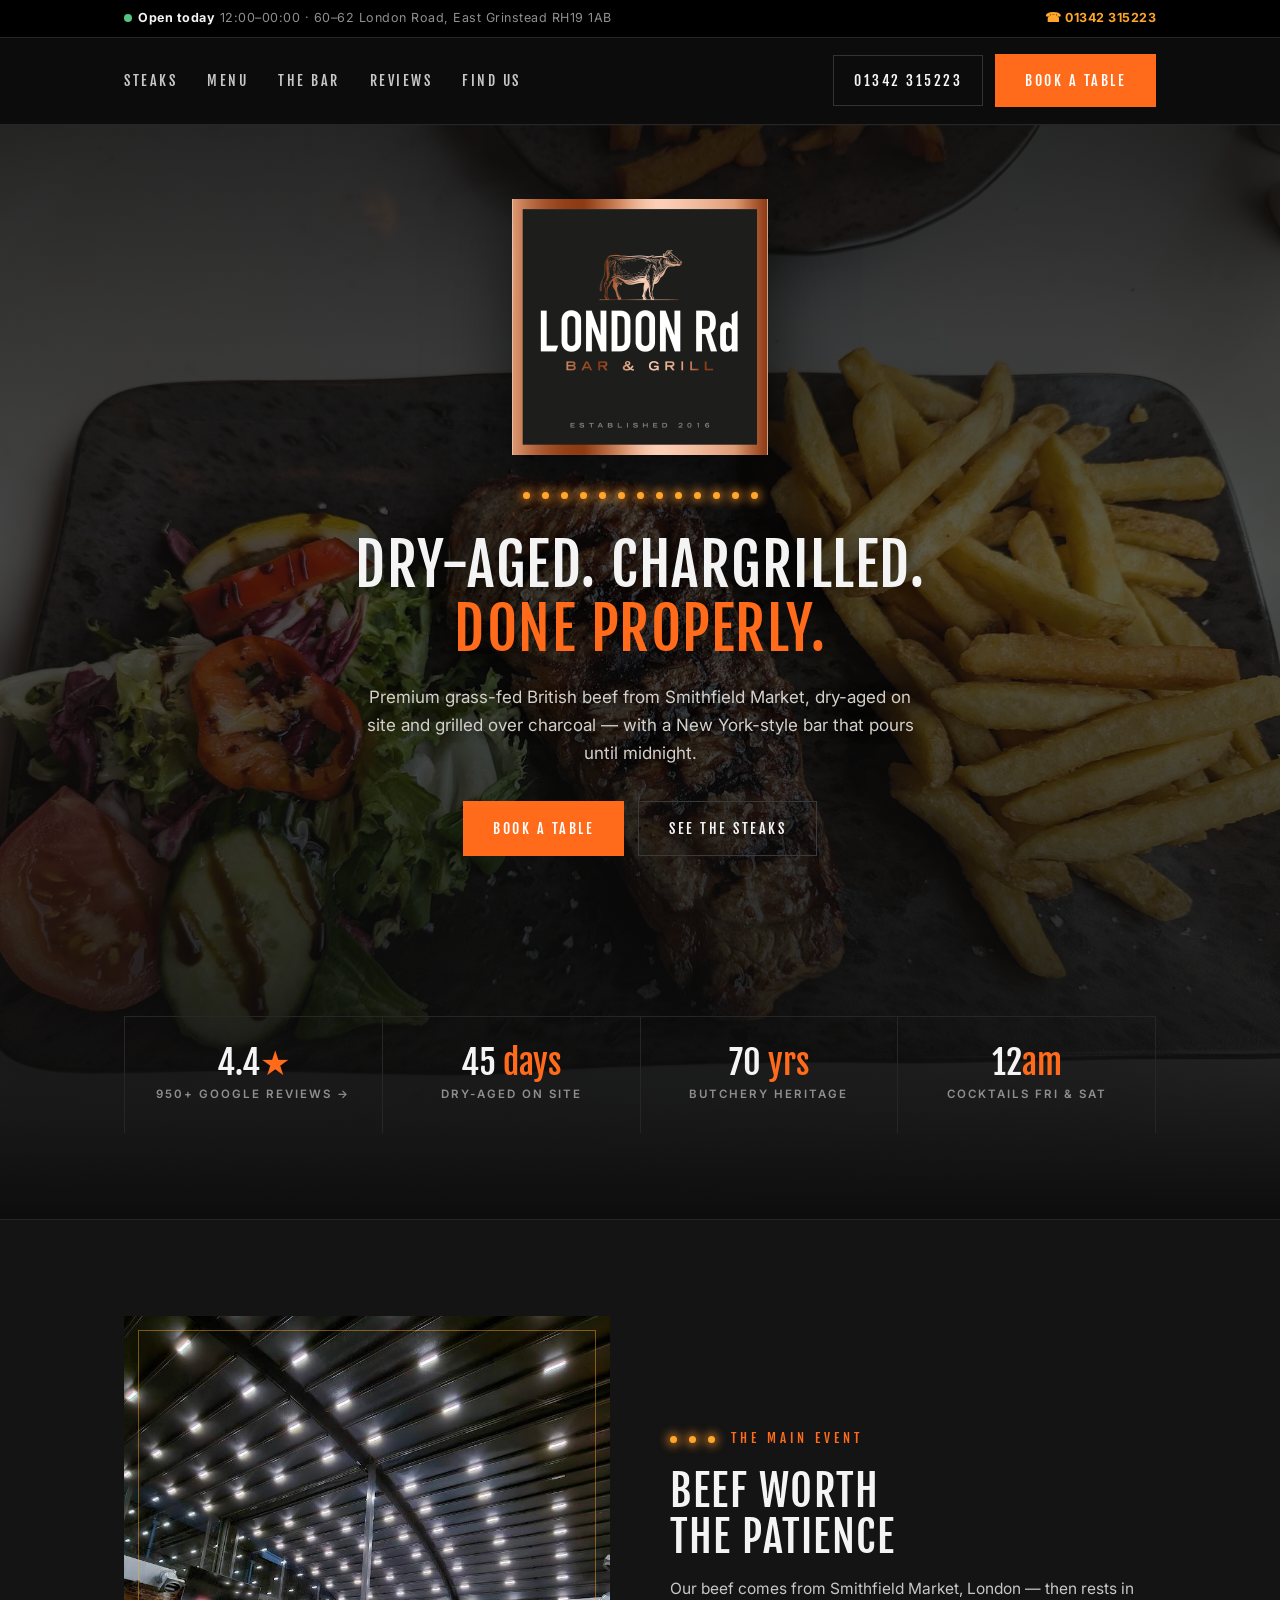
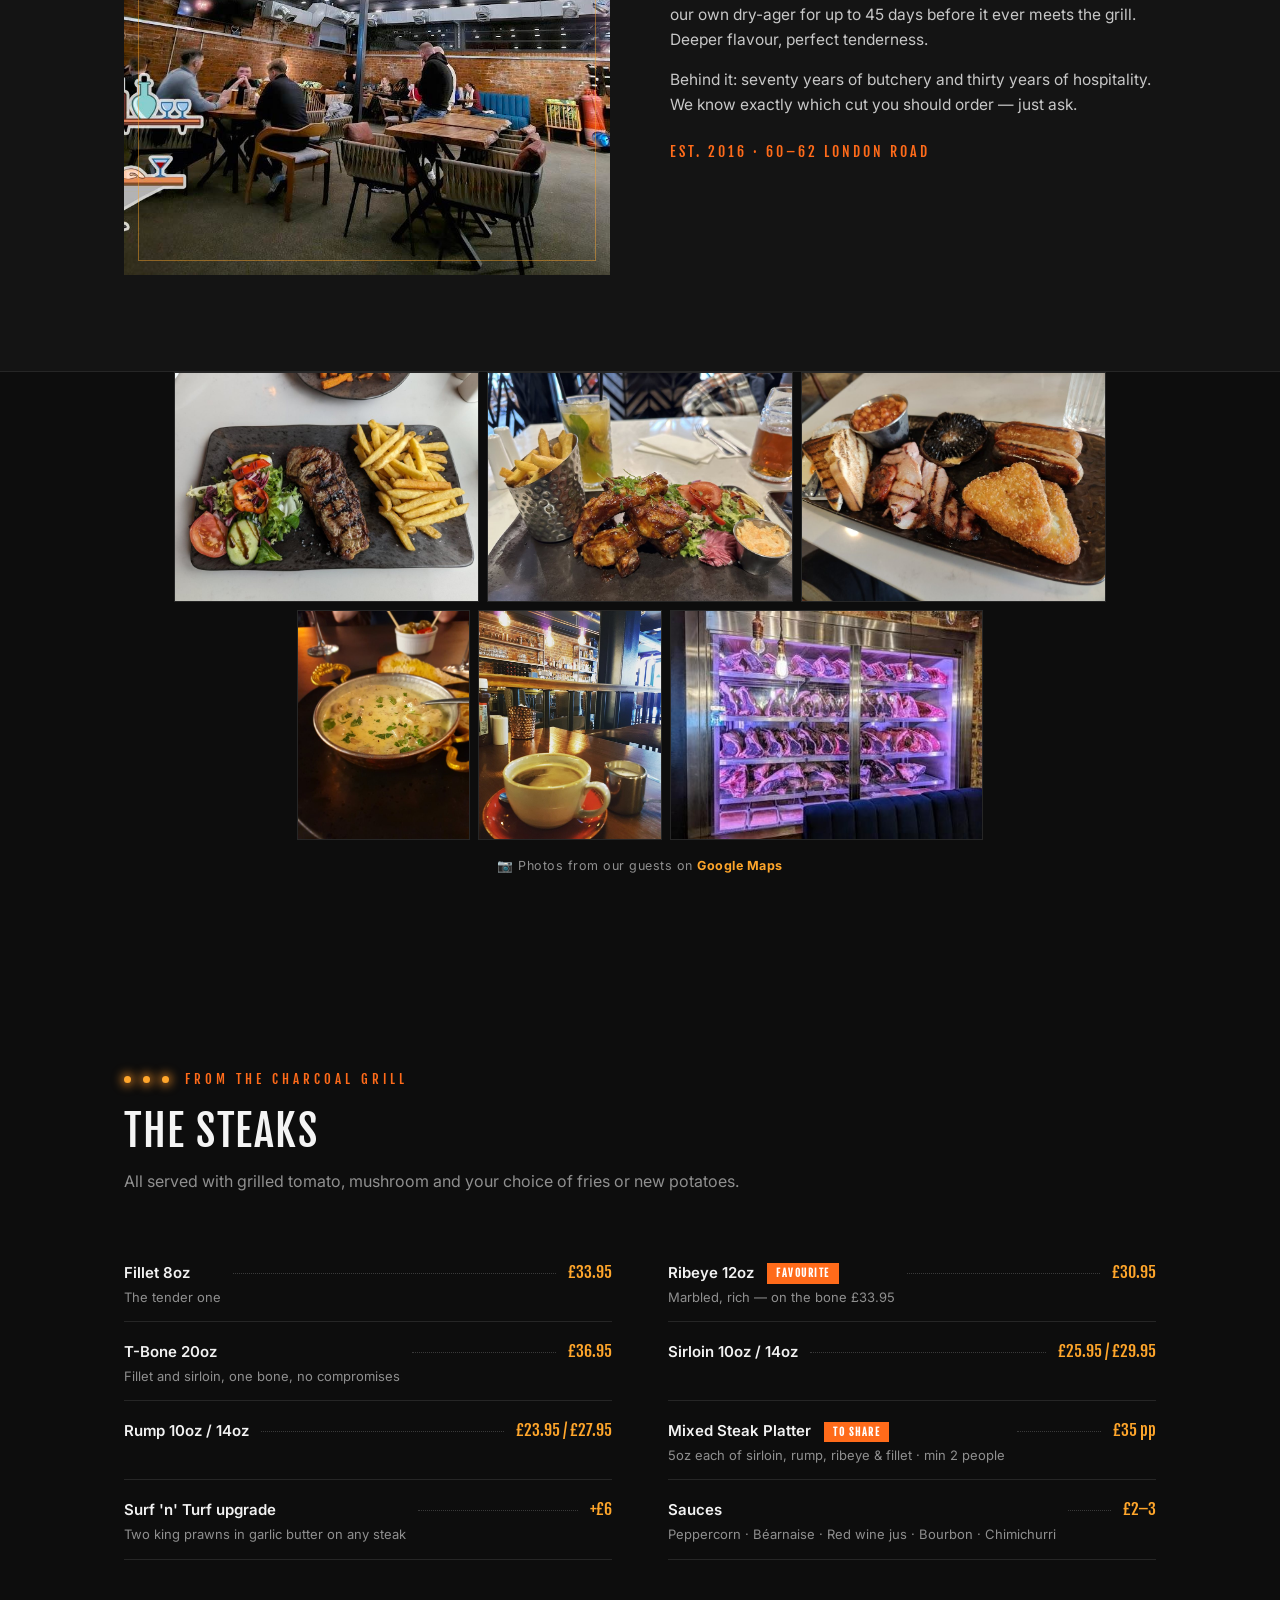
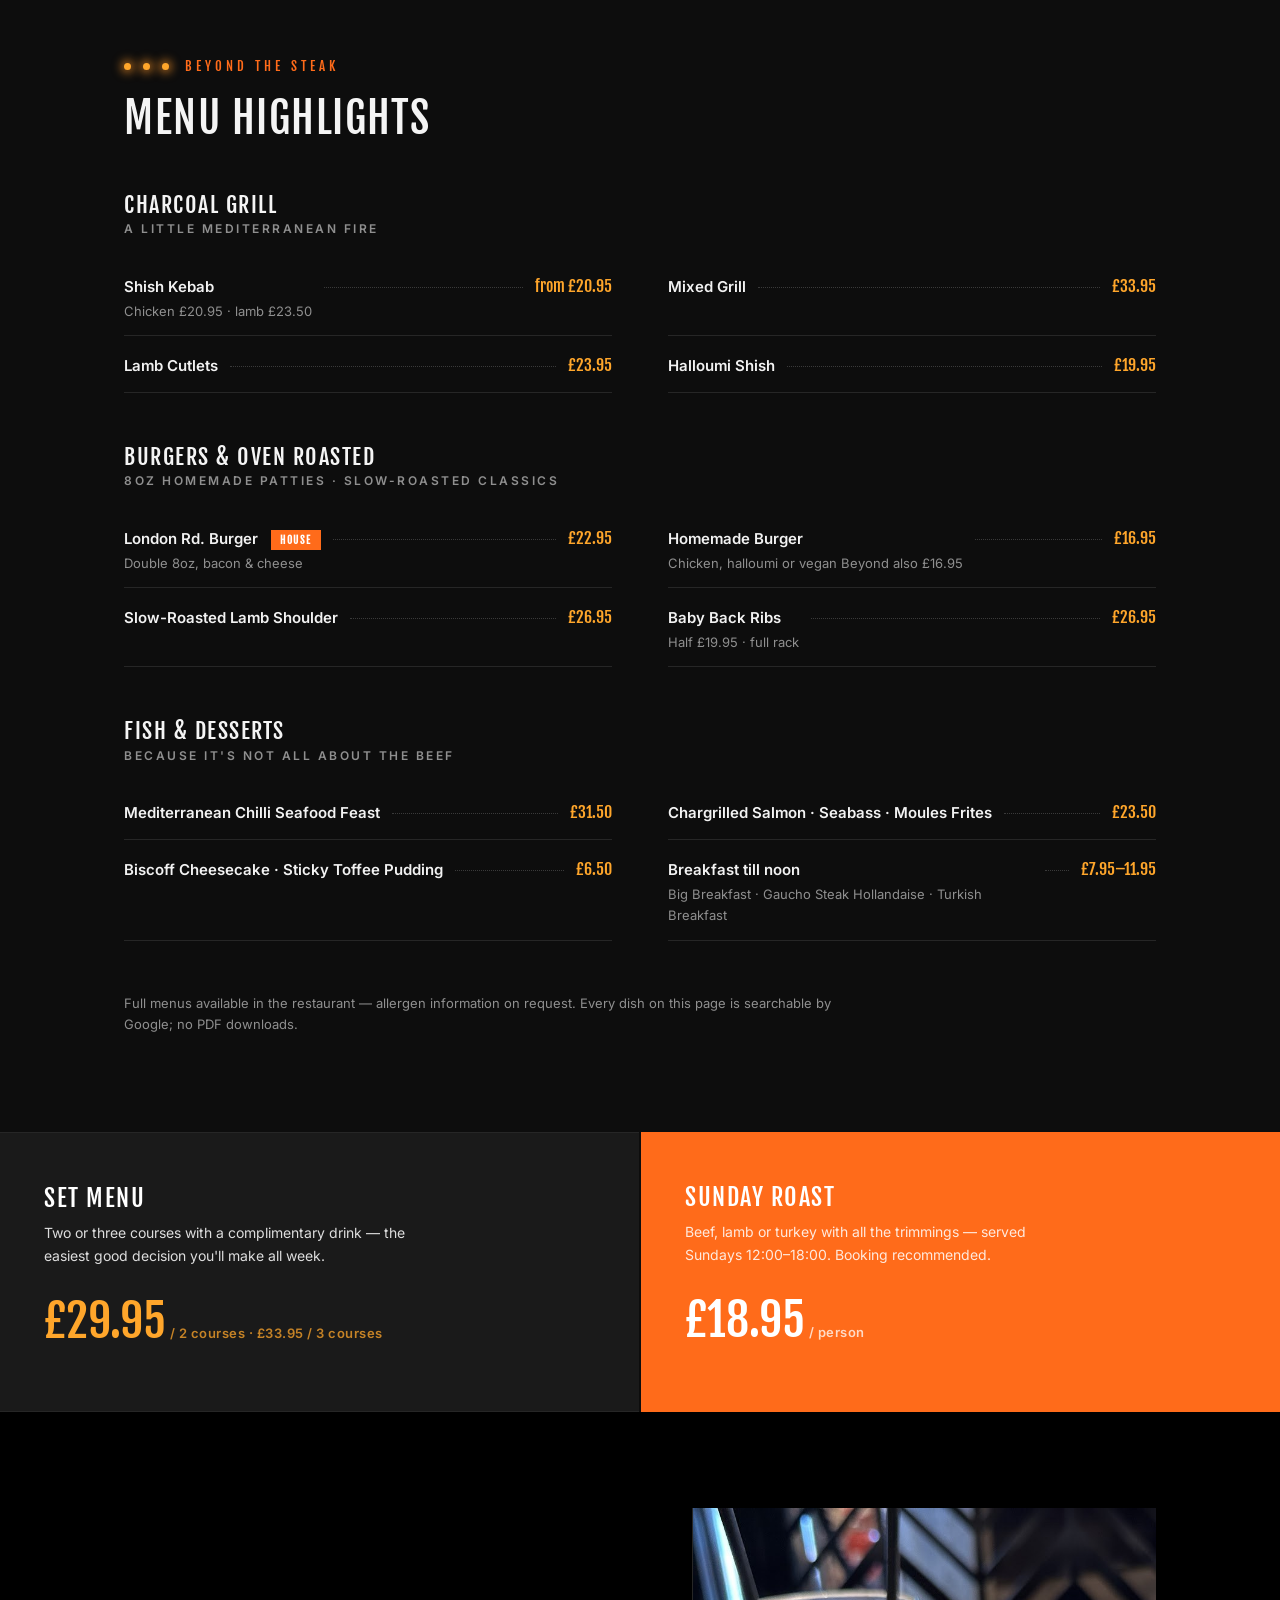
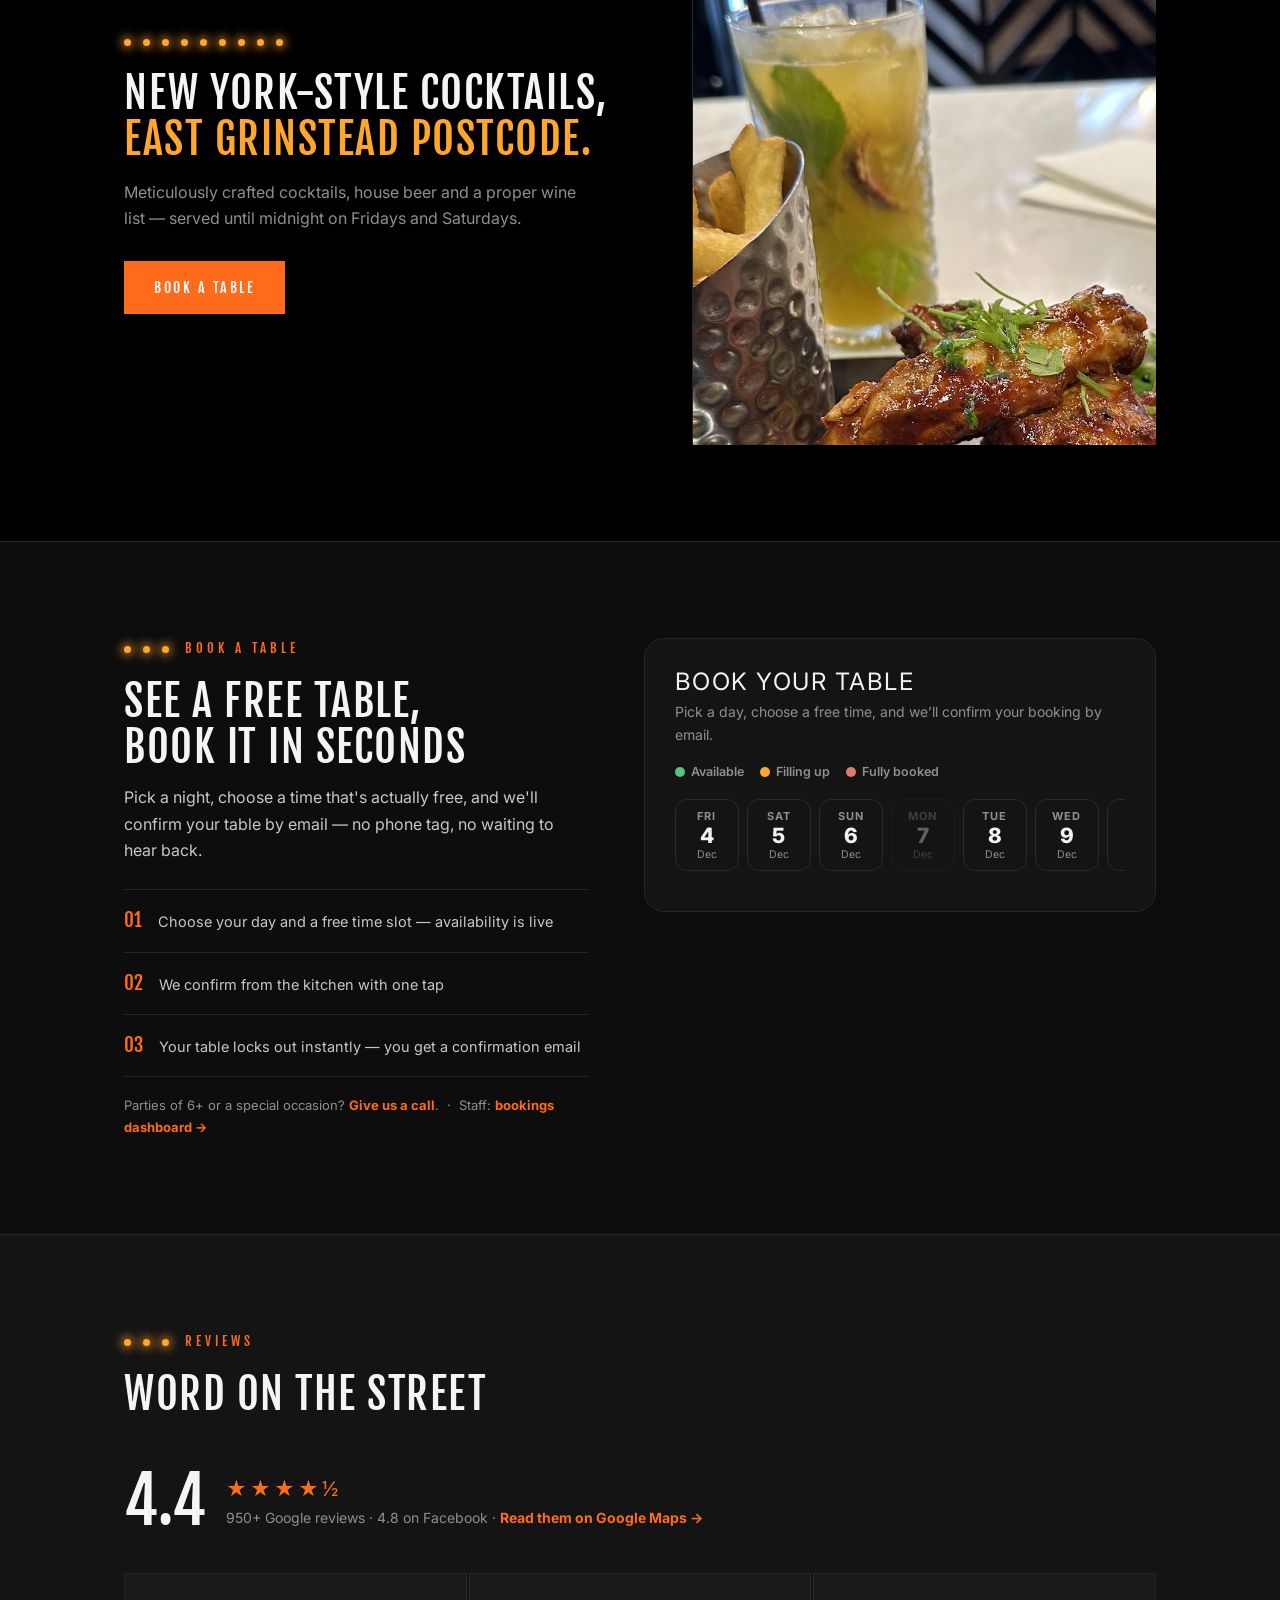
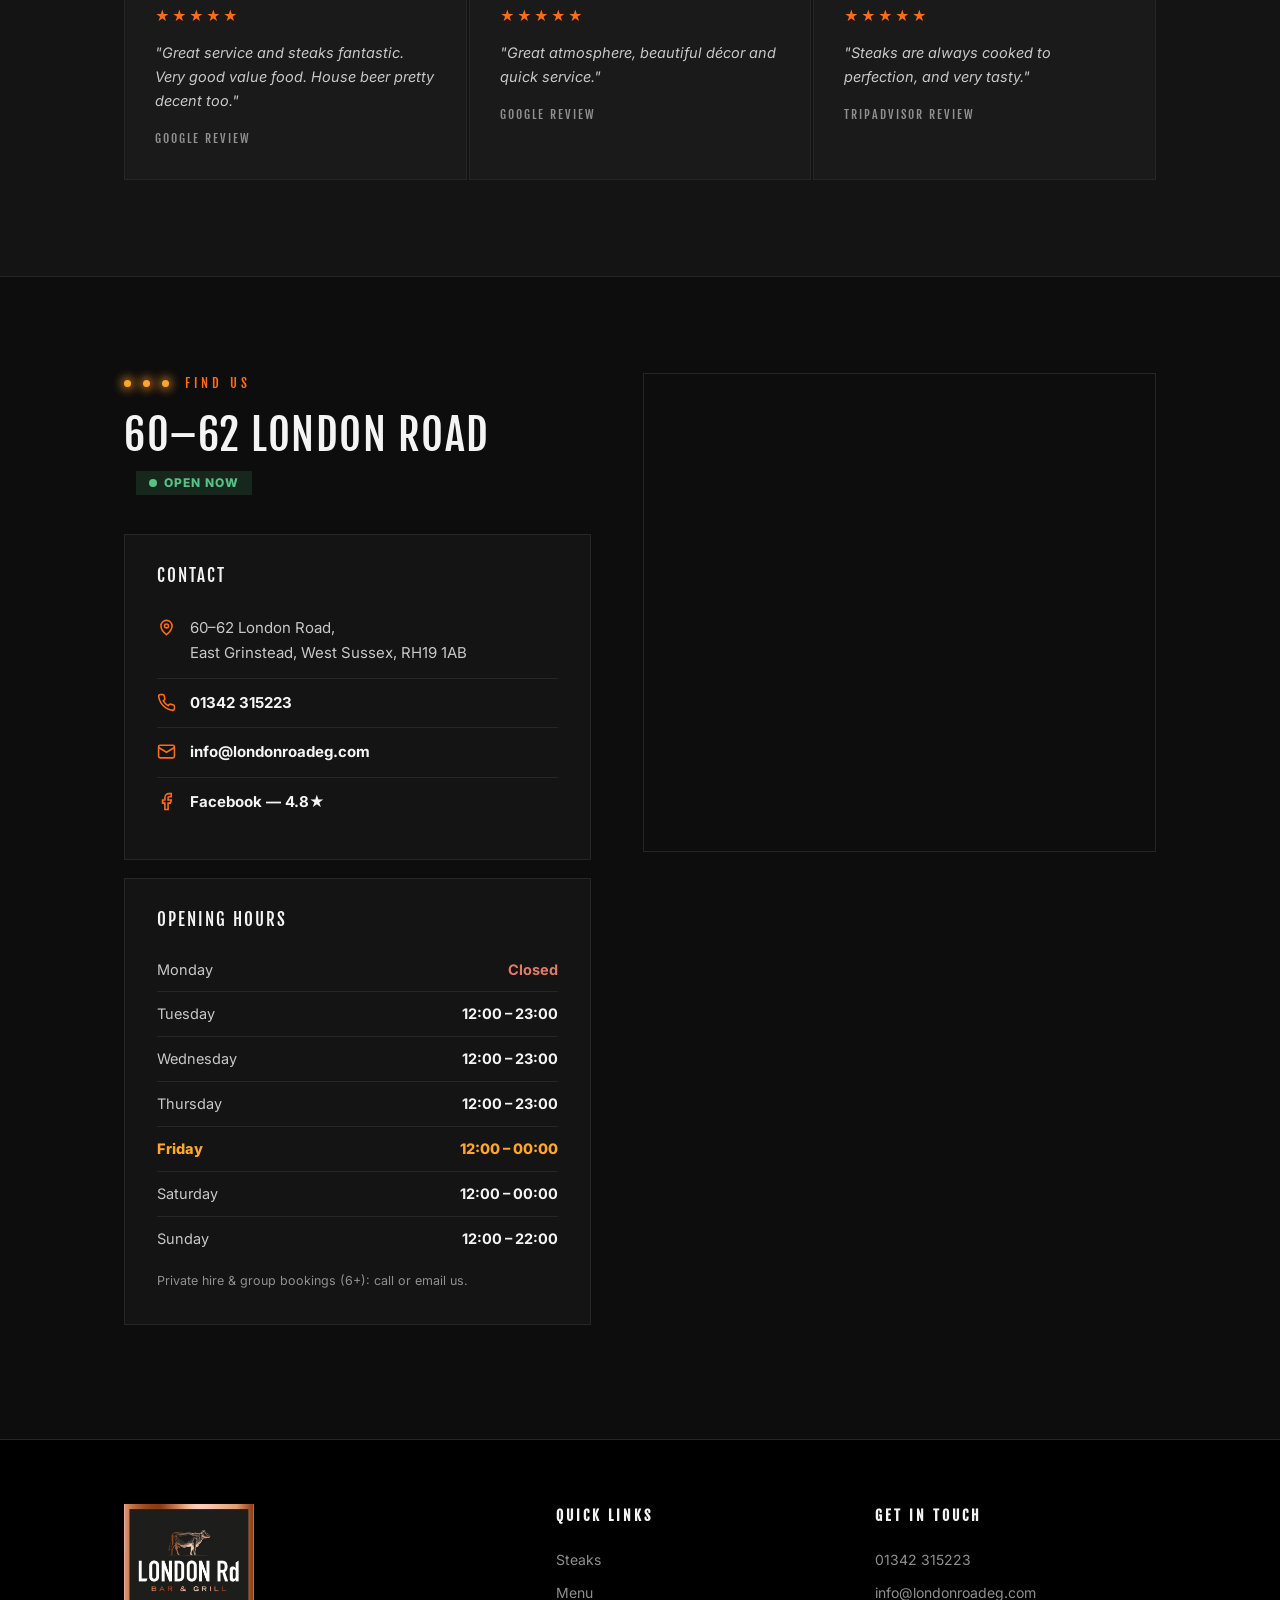
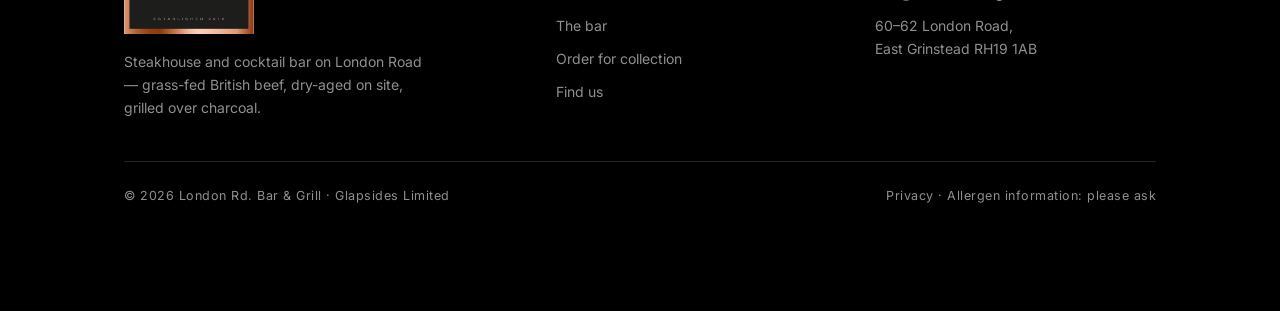
<file: index.html>
<!DOCTYPE html>
<html lang="en-GB">
<head>
<meta charset="UTF-8">
<meta name="viewport" content="width=device-width, initial-scale=1.0">
<title>London Rd. Bar & Grill — Steakhouse, East Grinstead | Dry-Aged on Site</title>
<meta name="description" content="London Rd. Bar & Grill — East Grinstead steakhouse. Grass-fed British beef from Smithfield Market, dry-aged on site up to 45 days. Cocktail bar till midnight. Sunday roast £18.95. Book: 01342 315223.">
<link rel="preconnect" href="https://fonts.googleapis.com">
<link rel="preconnect" href="https://fonts.gstatic.com" crossorigin>
<link href="https://fonts.googleapis.com/css2?family=Fjalla+One&family=Inter:wght@400;500;600;700&display=swap" rel="stylesheet">
<link rel="stylesheet" href="booking.css">
<script type="application/ld+json">
{
  "@context": "https://schema.org",
  "@type": "Restaurant",
  "name": "London Rd. Bar & Grill",
  "servesCuisine": ["Steakhouse", "British", "Grill"],
  "telephone": "+441342315223",
  "email": "info@londonroadeg.com",
  "priceRange": "£££",
  "address": {
    "@type": "PostalAddress",
    "streetAddress": "60-62 London Road",
    "addressLocality": "East Grinstead",
    "addressRegion": "West Sussex",
    "postalCode": "RH19 1AB",
    "addressCountry": "GB"
  },
  "aggregateRating": { "@type": "AggregateRating", "ratingValue": "4.4", "reviewCount": "950" },
  "openingHoursSpecification": [
    { "@type": "OpeningHoursSpecification", "dayOfWeek": ["Tuesday","Wednesday","Thursday"], "opens": "12:00", "closes": "23:00" },
    { "@type": "OpeningHoursSpecification", "dayOfWeek": ["Friday","Saturday"], "opens": "12:00", "closes": "00:00" },
    { "@type": "OpeningHoursSpecification", "dayOfWeek": "Sunday", "opens": "12:00", "closes": "22:00" }
  ]
}
</script>
<style>
:root{
  --bg:#0d0d0d;
  --bg-2:#141414;
  --bg-3:#1a1a1a;
  --white:#f4f4f4;
  --orange:#ff6b1a;
  --amber:#ffa62b;
  --ink:#f2f2f2;
  --ink-soft:#c7c7c7;
  --muted:#8f8f8f;
  --line:#262626;
  --red:#e07b6d;
  --green:#57c284;
  --font-display:"Fjalla One",sans-serif;
  --font-body:"Inter",sans-serif;
}
*{margin:0;padding:0;box-sizing:border-box}
html{scroll-behavior:smooth;scroll-padding-top:90px}
body{font-family:var(--font-body);color:var(--ink);background:var(--bg);line-height:1.65;-webkit-font-smoothing:antialiased}
img{max-width:100%;display:block}
a{color:inherit;text-decoration:none}
ul{list-style:none}
.container{max-width:1080px;margin:0 auto;padding:0 24px}
section{padding:96px 0}
h1,h2,h3{font-family:var(--font-display);line-height:1.1;text-transform:uppercase;letter-spacing:1.5px;font-weight:400}
h2{font-size:clamp(28px,3.8vw,42px);color:var(--white)}

/* marquee bulbs */
.bulbs{display:inline-flex;gap:12px;align-items:center}
.bulb{width:7px;height:7px;border-radius:50%;background:var(--amber);box-shadow:0 0 10px 3px rgba(255,150,40,.65);animation:twinkle 1.6s infinite}
.bulb:nth-child(2n){animation-delay:.4s}
.bulb:nth-child(3n){animation-delay:.8s}
.bulb:nth-child(5n){animation-delay:1.2s}
@keyframes twinkle{0%,100%{opacity:1}50%{opacity:.3}}
.kicker{display:flex;align-items:center;gap:16px;font-family:var(--font-display);font-size:13px;letter-spacing:4px;text-transform:uppercase;color:var(--orange);margin-bottom:18px}
.section-head{max-width:640px;margin-bottom:52px}
.section-head p{color:var(--muted);margin-top:14px;font-size:16px}

/* topbar */
.topbar{background:#000;color:#8f8f8f;font-size:12.5px;padding:8px 0;letter-spacing:.5px;border-bottom:1px solid var(--line)}
.topbar .container{display:flex;justify-content:space-between;align-items:center;gap:12px}
.topbar strong{color:var(--white)}
.topbar .dot{width:8px;height:8px;border-radius:50%;display:inline-block;margin-right:6px;background:var(--green)}
.topbar .dot.shut{background:var(--red)}
.topbar a{font-weight:700;color:var(--amber)}
@media(max-width:720px){.topbar .addr{display:none}}

/* header */
header{position:sticky;top:0;z-index:60;background:rgba(13,13,13,.96);backdrop-filter:blur(12px);border-bottom:1px solid var(--line)}
.nav{display:flex;align-items:center;justify-content:space-between;height:86px}
.logo img{height:56px;width:auto;display:block}
.nav-links{display:flex;gap:30px;font-family:var(--font-display);font-size:14px;letter-spacing:2.5px;text-transform:uppercase}
.nav-links a{position:relative;padding:6px 0;color:var(--ink-soft)}
.nav-links a:hover{color:var(--white)}
.nav-links a::after{content:"";position:absolute;left:0;bottom:0;width:0;height:2px;background:var(--orange);transition:width .25s}
.nav-links a:hover::after{width:100%}
.nav-cta{display:flex;align-items:center;gap:12px;margin-left:auto}
.btn{display:inline-flex;align-items:center;justify-content:center;gap:9px;font-family:var(--font-display);font-size:14px;letter-spacing:2.5px;text-transform:uppercase;padding:15px 30px;border:none;cursor:pointer;transition:.2s}
.btn-white{background:var(--white);color:#111}
.btn-white:hover{background:#fff}
.btn-orange{background:var(--orange);color:#fff}
.btn-orange:hover{background:#e55c0e}
.btn-outline{background:transparent;border:1.5px solid #3a3a3a;color:var(--white)}
.btn-outline:hover{border-color:var(--orange);color:var(--orange)}
.btn-phone{background:transparent;border:1.5px solid #333;color:var(--white);padding:13px 20px}
.btn-phone:hover{border-color:var(--orange)}
.burger{display:none;background:none;border:none;cursor:pointer;width:44px;height:44px;flex-direction:column;justify-content:center;align-items:center;gap:5px}
.burger span{width:24px;height:2px;background:var(--white)}
@media(max-width:1060px){
  .nav-links{position:fixed;inset:86px 0 auto 0;background:var(--bg);flex-direction:column;gap:0;padding:10px 24px 24px;border-bottom:1px solid var(--line);display:none}
  .nav-links.open{display:flex}
  .nav-links a{padding:15px 0;border-bottom:1px solid var(--line)}
  .burger{display:flex}
  .nav-cta .btn-phone{display:none}
}
@media(max-width:560px){
  .logo img{height:44px}
  .nav-cta .btn-orange{padding:12px 16px;font-size:12px;white-space:nowrap}
}

/* hero — steak photo background, logo emblem + text on top */
.hero{position:relative;text-align:center;overflow:hidden;isolation:isolate}
.hero-bg{position:absolute;inset:0;z-index:-2;background:#0b0b0b url('assets/hero-steak.jpg') center/cover}
.hero-bg img{position:absolute;inset:0;width:100%;height:100%;object-fit:cover;opacity:0;transform-origin:center;animation:kenburns 15s linear infinite}
.hero-bg img:nth-child(1){animation-delay:0s}
.hero-bg img:nth-child(2){animation-delay:5s}
.hero-bg img:nth-child(3){animation-delay:10s}
@keyframes kenburns{0%{opacity:0;transform:scale(1)}5%{opacity:1}30%{opacity:1;transform:scale(1.08)}35%{opacity:0;transform:scale(1.1)}100%{opacity:0;transform:scale(1.1)}}
.hero::after{content:"";position:absolute;inset:0;z-index:-1;background:linear-gradient(180deg,rgba(9,9,9,.86) 0%,rgba(9,9,9,.66) 40%,rgba(11,11,11,.82) 74%,var(--bg) 100%)}
.hero .container{padding-top:74px;padding-bottom:86px}
/* copper-framed square emblem (matches the footer badge) */
.emblem{display:inline-block;line-height:0}
.emblem img{width:clamp(200px,24vw,256px);height:auto;display:block;box-shadow:0 24px 64px rgba(0,0,0,.6)}
.hero .bulbs.top{justify-content:center;display:flex;margin:30px auto 34px}
.hero h1{font-size:clamp(34px,5vw,58px);max-width:820px;margin:0 auto;color:var(--white);text-shadow:0 2px 20px rgba(0,0,0,.55)}
.hero h1 em{font-style:normal;color:var(--orange)}
.hero .sub{margin:22px auto 34px;color:#d4d0c8;font-size:17px;max-width:560px;text-shadow:0 1px 12px rgba(0,0,0,.6)}
.hero-actions{display:flex;flex-wrap:wrap;gap:14px;justify-content:center}

/* photo grid — small shots at native size, never upscaled */
.gallery{padding:0 0 96px}
.gallery-strip{display:flex;flex-wrap:wrap;gap:8px;justify-content:center}
.gallery-strip img{height:230px;width:auto;display:block;border:1px solid var(--line)}
.gallery-note{text-align:center;font-size:12.5px;color:var(--muted);margin-top:16px;letter-spacing:.5px}
@media(max-width:560px){.gallery-strip img{height:130px}}
.hero-stats{display:flex;justify-content:center;margin-top:0;border-top:1px solid var(--line)}
a.hero-stat{transition:background .15s}
a.hero-stat:hover{background:rgba(255,107,26,.08)}
a.hero-stat:hover span{color:var(--amber)}
.hero-stat{flex:1;max-width:260px;padding:28px 16px;border-right:1px solid var(--line);text-align:center}
.hero-stat:first-child{border-left:1px solid var(--line)}
.hero-stat b{font-family:var(--font-display);font-size:34px;color:var(--white);display:block;line-height:1;font-weight:400}
.hero-stat b i{font-style:normal;color:var(--orange)}
.hero-stat span{font-size:11.5px;letter-spacing:2px;text-transform:uppercase;color:var(--muted);font-weight:600}
@media(max-width:720px){.hero-stats{flex-wrap:wrap}.hero-stat{min-width:50%;border-left:none!important}}

/* signature / photo */
.signature{background:var(--bg-2);border-top:1px solid var(--line);border-bottom:1px solid var(--line)}
.signature .container{display:grid;grid-template-columns:minmax(0,1fr) minmax(0,1fr);gap:60px;align-items:center}
.signature .ph{position:relative;aspect-ratio:4/4.6;overflow:hidden;background:#111 url('assets/interior-1.jpg') center/cover}
.signature .ph img{position:absolute;inset:0;width:100%;height:100%;object-fit:cover;opacity:0;transform-origin:center;animation:kenburns 15s linear infinite}
.signature .ph img:nth-of-type(1){animation-delay:0s}
.signature .ph img:nth-of-type(2){animation-delay:5s}
.signature .ph img:nth-of-type(3){animation-delay:10s}
.signature .ph::after{content:"";position:absolute;inset:14px;border:1px solid rgba(255,166,43,.45);pointer-events:none;z-index:2}
.signature h2{margin-bottom:16px}
.signature p{color:var(--ink-soft);margin-bottom:14px;font-size:15.5px}
.signature .foot{margin-top:22px;font-family:var(--font-display);font-size:14px;letter-spacing:3px;text-transform:uppercase;color:var(--orange)}
@media(max-width:900px){.signature .container{grid-template-columns:1fr;gap:36px}}

/* menu */
.menu-cat{margin-bottom:52px}
.menu-cat h3{font-size:22px;color:var(--white);margin-bottom:2px}
.menu-cat .cat-sub{font-size:12px;color:var(--muted);margin-bottom:22px;letter-spacing:2.5px;text-transform:uppercase;font-weight:600}
.menu-grid{display:grid;grid-template-columns:1fr 1fr;gap:4px 56px}
.menu-item{display:flex;align-items:baseline;gap:12px;padding:13px 0;border-bottom:1px solid var(--line)}
.menu-item .name{font-weight:600;font-size:15px;color:var(--ink)}
.menu-item .name .tag{display:inline-block;background:var(--orange);color:#fff;font-family:var(--font-display);font-size:10px;padding:2px 9px;margin-left:9px;letter-spacing:1.5px;text-transform:uppercase;vertical-align:middle}
.menu-item .desc{display:block;font-weight:400;font-size:13px;color:var(--muted);margin-top:1px}
.menu-item .dots{flex:1;border-bottom:1px dotted #3a3a3a;transform:translateY(-4px);min-width:24px}
.menu-item .price{font-family:var(--font-display);color:var(--amber);font-size:15.5px;white-space:nowrap}
.menu-note{font-size:13px;color:var(--muted);margin-top:14px;max-width:720px}
@media(max-width:860px){.menu-grid{grid-template-columns:1fr}}

/* banners */
.banner-grid{display:grid;grid-template-columns:1fr 1fr;gap:2px}
.banner{padding:52px 44px;color:#fff}
.banner.set{background:var(--bg-3);border-top:1px solid var(--line);border-bottom:1px solid var(--line)}
.banner.roast{background:var(--orange)}
.banner h3{font-size:24px;color:#fff;margin-bottom:10px}
.banner p{font-size:14px;opacity:.85;max-width:380px}
.banner .price{font-family:var(--font-display);font-size:46px;margin-top:16px}
.banner.set .price{color:var(--amber)}
.banner .price small{font-size:13px;font-family:var(--font-body);font-weight:600;opacity:.75;letter-spacing:.5px}
@media(max-width:860px){.banner-grid{grid-template-columns:1fr}}

/* bar strip */
.bar-strip{background:#000;color:#fff;border-bottom:1px solid var(--line);overflow:hidden}
.bar-strip .container{display:grid;grid-template-columns:1.05fr .95fr;gap:56px;align-items:center}
.bar-strip .txt{padding:84px 0;text-align:left}
.bar-strip .bulbs{justify-content:flex-start;display:flex;margin:0 0 24px}
.bar-strip h2{max-width:none;margin:0}
.bar-strip h2 em{font-style:normal;color:var(--amber)}
.bar-strip p{color:var(--muted);margin:16px 0 30px;max-width:460px}
.bar-strip .ph{position:relative;align-self:stretch;display:flex}
.bar-strip .ph img{width:100%;max-height:560px;object-fit:cover;display:block;border-left:1px solid var(--line)}
@media(max-width:860px){.bar-strip .container{grid-template-columns:1fr;gap:0}.bar-strip .ph{order:-1}.bar-strip .ph img{max-height:300px;border-left:none;border-bottom:1px solid var(--line)}.bar-strip .txt{padding:52px 0}}

/* ordering */
.ordering .container{display:grid;grid-template-columns:minmax(0,.95fr) minmax(0,1.05fr);gap:56px;align-items:start}
.ordering-info p{color:var(--ink-soft);margin-top:14px}
.ordering-points{margin-top:26px;display:flex;flex-direction:column;border-top:1px solid var(--line)}
.ordering-point{display:flex;gap:16px;font-size:14.5px;color:var(--ink-soft);padding:15px 0;border-bottom:1px solid var(--line);align-items:baseline}
.ordering-point .n{font-family:var(--font-display);font-size:19px;color:var(--orange);flex-shrink:0}
.form-card{border:1px solid var(--line);padding:38px;border-top:3px solid var(--orange);background:var(--bg-2)}
.form-card h3{font-size:20px;color:var(--white);margin-bottom:22px}
.form-grid{display:grid;grid-template-columns:1fr 1fr;gap:16px}
.form-grid .full{grid-column:1/-1}
.form-card label{display:block;font-size:11px;font-weight:700;text-transform:uppercase;letter-spacing:2px;color:var(--muted);margin-bottom:6px}
.form-card input,.form-card select,.form-card textarea{width:100%;padding:13px 14px;border:1px solid #333;font-family:var(--font-body);font-size:15px;background:var(--bg);color:var(--ink);border-radius:0}
.form-card input::placeholder,.form-card textarea::placeholder{color:#5f5f5f}
.form-card input:focus,.form-card select:focus,.form-card textarea:focus{outline:none;border-color:var(--orange)}
.form-card textarea{resize:vertical;min-height:88px}
.form-success{display:none;background:rgba(87,194,132,.12);border:1px solid rgba(87,194,132,.4);color:var(--green);padding:15px 17px;font-weight:600;font-size:14px;margin-top:16px}
@media(max-width:960px){.ordering .container{grid-template-columns:minmax(0,1fr);gap:40px}}
@media(max-width:560px){.form-grid{grid-template-columns:1fr}.form-card{padding:26px 20px}}
/* booking widget — dark/orange theme */
#booking.bw{--bw-accent:#ff6b1a;--bw-accent-ink:#111;--bw-ink:#f2f2f2;--bw-muted:#8f8f8f;--bw-line:#2a2a2a;--bw-card:#141414;--bw-free:#57c284;--bw-some:#ffa62b;--bw-full:#e07b6d;border:1px solid var(--line)}

/* reviews */
.reviews{background:var(--bg-2);border-top:1px solid var(--line);border-bottom:1px solid var(--line)}
.review-summary{display:flex;align-items:center;gap:20px;margin-bottom:40px;flex-wrap:wrap}
.review-score{font-family:var(--font-display);font-size:64px;line-height:1;color:var(--white)}
.review-stars{color:var(--orange);font-size:20px;letter-spacing:3px}
.review-meta{font-size:14px;color:var(--muted)}
.reviews-grid{display:grid;grid-template-columns:repeat(3,1fr);gap:2px}
.review-card{background:var(--bg-3);border:1px solid var(--line);padding:30px}
.review-card .stars{color:var(--orange);letter-spacing:2px;margin-bottom:14px;font-size:14px}
.review-card p{font-size:14.5px;color:var(--ink-soft);margin-bottom:16px;font-style:italic}
.review-card .who{font-family:var(--font-display);font-size:12px;letter-spacing:2px;text-transform:uppercase;color:var(--muted)}
@media(max-width:900px){.reviews-grid{grid-template-columns:1fr}}

/* contact */
.contact .container{display:grid;grid-template-columns:minmax(0,1fr) minmax(0,1.1fr);gap:52px;align-items:start}
.contact-card{border:1px solid var(--line);padding:32px;margin-bottom:18px;background:var(--bg-2)}
.contact-card h3{font-size:17px;color:var(--white);margin-bottom:18px;letter-spacing:2px}
.contact-line{display:flex;gap:14px;align-items:flex-start;padding:12px 0;border-bottom:1px solid var(--line);font-size:15px;color:var(--ink-soft)}
.contact-line:last-child{border-bottom:none}
.contact-line svg{flex-shrink:0;margin-top:2px}
.contact-line a{font-weight:700;color:var(--white)}
.contact-line a:hover{color:var(--orange)}
.hours-table{width:100%;border-collapse:collapse;font-size:14.5px;color:var(--ink-soft)}
.hours-table td{padding:10px 0;border-bottom:1px solid var(--line)}
.hours-table tr:last-child td{border-bottom:none}
.hours-table td:last-child{text-align:right;font-weight:700;color:var(--white)}
.hours-table .closed td:last-child{color:var(--red)}
.hours-table .today td{color:var(--amber);font-weight:800}
.open-badge{display:inline-flex;align-items:center;gap:7px;font-family:var(--font-body);font-size:12px;font-weight:800;padding:5px 13px;margin-left:12px;vertical-align:middle;letter-spacing:1px}
.open-badge.open{background:rgba(87,194,132,.14);color:var(--green)}
.open-badge.shut{background:rgba(224,123,109,.14);color:var(--red)}
.open-badge i{width:8px;height:8px;border-radius:50%;background:currentColor;display:inline-block}
.map-frame{overflow:hidden;border:1px solid var(--line);min-height:470px}
.map-frame iframe{width:100%;height:100%;border:0;min-height:470px;filter:grayscale(1) invert(.92) contrast(.9)}
@media(max-width:960px){.contact .container{grid-template-columns:minmax(0,1fr)}.map-frame{min-height:340px}.map-frame iframe{min-height:340px}}

/* footer */
footer{background:#000;color:var(--muted);padding:64px 0 104px;font-size:14px;border-top:1px solid var(--line)}
.footer-grid{display:grid;grid-template-columns:1.4fr 1fr 1fr;gap:38px;margin-bottom:42px;align-items:start}
footer h4{color:var(--white);font-family:var(--font-display);font-size:14px;letter-spacing:3px;text-transform:uppercase;margin-bottom:16px}
footer li{padding:5px 0}
footer a:hover{color:var(--amber)}
.footer-logo{width:130px}
.footer-bottom{border-top:1px solid var(--line);padding-top:24px;display:flex;justify-content:space-between;gap:12px;flex-wrap:wrap;font-size:12.5px;letter-spacing:.5px}
@media(max-width:960px){.footer-grid{grid-template-columns:1fr 1fr}}
@media(max-width:560px){.footer-grid{grid-template-columns:1fr}}

/* sticky mobile bar */
.mobile-bar{position:fixed;bottom:0;left:0;right:0;z-index:70;display:none;grid-template-columns:1.1fr 1fr 1fr;background:#000;border-top:1px solid var(--line);padding:10px 12px calc(10px + env(safe-area-inset-bottom));gap:10px}
.mobile-bar a{display:flex;align-items:center;justify-content:center;gap:7px;padding:13px 6px;font-family:var(--font-display);font-size:12.5px;letter-spacing:1.5px;text-transform:uppercase}
.mobile-bar .call{background:var(--orange);color:#fff}
.mobile-bar .book{background:transparent;color:#fff;border:1px solid #3a3a3a}
.mobile-bar .menu{background:transparent;color:#fff;border:1px solid #3a3a3a}
@media(max-width:960px){.mobile-bar{display:grid}footer{padding-bottom:134px}}

/* reveal */
.reveal{opacity:0;transform:translateY(24px);transition:opacity .7s ease,transform .7s ease}
.reveal.in{opacity:1;transform:none}
</style>
</head>
<body>

<!-- topbar -->
<div class="topbar">
  <div class="container">
    <div>
      <span class="dot" id="topDot"></span><strong id="topStatus">Open today</strong> <span id="today-hours">12:00–23:00</span>
      <span class="addr"> · 60–62 London Road, East Grinstead RH19 1AB</span>
    </div>
    <a href="tel:+441342315223">☎ 01342 315223</a>
  </div>
</div>

<!-- header -->
<header>
  <div class="container nav">
    <nav class="nav-links" id="navLinks">
      <a href="#steaks">Steaks</a>
      <a href="#menu">Menu</a>
      <a href="#bar">The Bar</a>
      <a href="#reviews">Reviews</a>
      <a href="#contact">Find Us</a>
    </nav>
    <div class="nav-cta">
      <a class="btn btn-phone" href="tel:+441342315223">01342 315223</a>
      <a class="btn btn-orange" href="#book">Book a Table</a>
      <button class="burger" id="burger" aria-label="Menu"><span></span><span></span><span></span></button>
    </div>
  </div>
</header>

<!-- hero -->
<div class="hero">
  <div class="hero-bg" aria-hidden="true">
    <img src="assets/hero-steak.jpg" alt="" fetchpriority="high">
    <img src="assets/hero-venue.jpg" alt="" loading="lazy">
    <img src="assets/hero-grill.jpg" alt="" loading="lazy">
  </div>
  <div class="container">
    <div class="emblem">
      <img src="assets/logo-square.jpg" alt="London Rd. Bar & Grill — Established 2016">
    </div>
    <div class="bulbs top" aria-hidden="true">
      <span class="bulb"></span><span class="bulb"></span><span class="bulb"></span><span class="bulb"></span><span class="bulb"></span><span class="bulb"></span><span class="bulb"></span><span class="bulb"></span><span class="bulb"></span><span class="bulb"></span><span class="bulb"></span><span class="bulb"></span><span class="bulb"></span>
    </div>
    <h1>Dry-aged. Chargrilled.<br><em>Done properly.</em></h1>
    <p class="sub">Premium grass-fed British beef from Smithfield Market, dry-aged on site and grilled over charcoal — with a New York-style bar that pours until midnight.</p>
    <div class="hero-actions">
      <a class="btn btn-orange" href="#book">Book a Table</a>
      <a class="btn btn-outline" href="#steaks">See the Steaks</a>
    </div>
  </div>
  <div class="container">
    <div class="hero-stats">
      <a class="hero-stat" href="https://www.google.com/maps/search/London+Rd+Bar+and+Grill+East+Grinstead" target="_blank" rel="noopener" title="Read our Google reviews"><b>4.4<i>★</i></b><span>950+ Google reviews →</span></a>
      <div class="hero-stat"><b>45 <i>days</i></b><span>dry-aged on site</span></div>
      <div class="hero-stat"><b>70 <i>yrs</i></b><span>butchery heritage</span></div>
      <div class="hero-stat"><b>12<i>am</i></b><span>cocktails Fri &amp; Sat</span></div>
    </div>
  </div>
</div>

<!-- signature -->
<section class="signature">
  <div class="container">
    <div class="ph reveal" aria-hidden="true">
      <img src="assets/interior-1.jpg" alt="Inside London Rd. Bar & Grill — the dining room" loading="lazy">
      <img src="assets/interior-2.jpg" alt="The bar" loading="lazy">
      <img src="assets/interior-3.jpg" alt="A table in the restaurant" loading="lazy">
    </div>
    <div class="reveal">
      <div class="kicker"><span class="bulbs"><span class="bulb"></span><span class="bulb"></span><span class="bulb"></span></span>The main event</div>
      <h2>Beef worth<br>the patience</h2>
      <p>Our beef comes from Smithfield Market, London — then rests in our own dry-ager for up to 45 days before it ever meets the grill. Deeper flavour, perfect tenderness.</p>
      <p>Behind it: seventy years of butchery and thirty years of hospitality. We know exactly which cut you should order — just ask.</p>
      <div class="foot">Est. 2016 · 60–62 London Road</div>
    </div>
  </div>
</section>

<!-- gallery -->
<div class="gallery">
  <div class="container">
    <div class="gallery-strip reveal">
      <img src="assets/food-steak.jpg" alt="Chargrilled steak with salad and fries" loading="lazy">
      <img src="assets/food-wings.jpg" alt="Chicken wings with fries and a cocktail" loading="lazy">
      <img src="assets/food-platter.jpg" alt="Grill platter" loading="lazy">
      <img src="assets/food-casserole.jpg" alt="Creamy casserole pot" loading="lazy">
      <img src="assets/food-coffee.jpg" alt="Coffee at the bar" loading="lazy">
      <img src="assets/dry-ager.jpg" alt="The on-site dry-ageing cabinet" loading="lazy">
    </div>
    <p class="gallery-note">📷 Photos from our guests on <a href="https://www.google.com/maps/search/London+Rd+Bar+and+Grill+East+Grinstead" target="_blank" rel="noopener" style="color:var(--amber);font-weight:700">Google Maps</a></p>
  </div>
</div>

<!-- steaks -->
<section id="steaks">
  <div class="container">
    <div class="section-head reveal">
      <div class="kicker"><span class="bulbs"><span class="bulb"></span><span class="bulb"></span><span class="bulb"></span></span>From the charcoal grill</div>
      <h2>The steaks</h2>
      <p>All served with grilled tomato, mushroom and your choice of fries or new potatoes.</p>
    </div>
    <div class="menu-grid reveal">
      <div class="menu-item"><span class="name">Fillet 8oz<span class="desc">The tender one</span></span><span class="dots"></span><span class="price">£33.95</span></div>
      <div class="menu-item"><span class="name">Ribeye 12oz <span class="tag">Favourite</span><span class="desc">Marbled, rich — on the bone £33.95</span></span><span class="dots"></span><span class="price">£30.95</span></div>
      <div class="menu-item"><span class="name">T-Bone 20oz<span class="desc">Fillet and sirloin, one bone, no compromises</span></span><span class="dots"></span><span class="price">£36.95</span></div>
      <div class="menu-item"><span class="name">Sirloin 10oz / 14oz</span><span class="dots"></span><span class="price">£25.95 / £29.95</span></div>
      <div class="menu-item"><span class="name">Rump 10oz / 14oz</span><span class="dots"></span><span class="price">£23.95 / £27.95</span></div>
      <div class="menu-item"><span class="name">Mixed Steak Platter <span class="tag">To share</span><span class="desc">5oz each of sirloin, rump, ribeye &amp; fillet · min 2 people</span></span><span class="dots"></span><span class="price">£35 pp</span></div>
      <div class="menu-item"><span class="name">Surf 'n' Turf upgrade<span class="desc">Two king prawns in garlic butter on any steak</span></span><span class="dots"></span><span class="price">+£6</span></div>
      <div class="menu-item"><span class="name">Sauces<span class="desc">Peppercorn · Béarnaise · Red wine jus · Bourbon · Chimichurri</span></span><span class="dots"></span><span class="price">£2–3</span></div>
    </div>
  </div>
</section>

<!-- menu highlights -->
<section id="menu" style="padding-top:0">
  <div class="container">
    <div class="section-head reveal">
      <div class="kicker"><span class="bulbs"><span class="bulb"></span><span class="bulb"></span><span class="bulb"></span></span>Beyond the steak</div>
      <h2>Menu highlights</h2>
    </div>
    <div class="menu-cat reveal">
      <h3>Charcoal grill</h3>
      <p class="cat-sub">A little Mediterranean fire</p>
      <div class="menu-grid">
        <div class="menu-item"><span class="name">Shish Kebab<span class="desc">Chicken £20.95 · lamb £23.50</span></span><span class="dots"></span><span class="price">from £20.95</span></div>
        <div class="menu-item"><span class="name">Mixed Grill</span><span class="dots"></span><span class="price">£33.95</span></div>
        <div class="menu-item"><span class="name">Lamb Cutlets</span><span class="dots"></span><span class="price">£23.95</span></div>
        <div class="menu-item"><span class="name">Halloumi Shish</span><span class="dots"></span><span class="price">£19.95</span></div>
      </div>
    </div>
    <div class="menu-cat reveal">
      <h3>Burgers &amp; oven roasted</h3>
      <p class="cat-sub">8oz homemade patties · slow-roasted classics</p>
      <div class="menu-grid">
        <div class="menu-item"><span class="name">London Rd. Burger <span class="tag">House</span><span class="desc">Double 8oz, bacon &amp; cheese</span></span><span class="dots"></span><span class="price">£22.95</span></div>
        <div class="menu-item"><span class="name">Homemade Burger<span class="desc">Chicken, halloumi or vegan Beyond also £16.95</span></span><span class="dots"></span><span class="price">£16.95</span></div>
        <div class="menu-item"><span class="name">Slow-Roasted Lamb Shoulder</span><span class="dots"></span><span class="price">£26.95</span></div>
        <div class="menu-item"><span class="name">Baby Back Ribs<span class="desc">Half £19.95 · full rack</span></span><span class="dots"></span><span class="price">£26.95</span></div>
      </div>
    </div>
    <div class="menu-cat reveal">
      <h3>Fish &amp; desserts</h3>
      <p class="cat-sub">Because it's not all about the beef</p>
      <div class="menu-grid">
        <div class="menu-item"><span class="name">Mediterranean Chilli Seafood Feast</span><span class="dots"></span><span class="price">£31.50</span></div>
        <div class="menu-item"><span class="name">Chargrilled Salmon · Seabass · Moules Frites</span><span class="dots"></span><span class="price">£23.50</span></div>
        <div class="menu-item"><span class="name">Biscoff Cheesecake · Sticky Toffee Pudding</span><span class="dots"></span><span class="price">£6.50</span></div>
        <div class="menu-item"><span class="name">Breakfast till noon<span class="desc">Big Breakfast · Gaucho Steak Hollandaise · Turkish Breakfast</span></span><span class="dots"></span><span class="price">£7.95–11.95</span></div>
      </div>
    </div>
    <p class="menu-note">Full menus available in the restaurant — allergen information on request. Every dish on this page is searchable by Google; no PDF downloads.</p>
  </div>
</section>

<!-- banners -->
<div class="banner-grid">
  <div class="banner set">
    <h3>Set Menu</h3>
    <p>Two or three courses with a complimentary drink — the easiest good decision you'll make all week.</p>
    <div class="price">£29.95<small> / 2 courses · £33.95 / 3 courses</small></div>
  </div>
  <div class="banner roast">
    <h3>Sunday Roast</h3>
    <p>Beef, lamb or turkey with all the trimmings — served Sundays 12:00–18:00. Booking recommended.</p>
    <div class="price">£18.95<small> / person</small></div>
  </div>
</div>

<!-- bar strip -->
<section class="bar-strip" id="bar">
  <div class="container">
    <div class="txt">
      <div class="bulbs" aria-hidden="true">
        <span class="bulb"></span><span class="bulb"></span><span class="bulb"></span><span class="bulb"></span><span class="bulb"></span><span class="bulb"></span><span class="bulb"></span><span class="bulb"></span><span class="bulb"></span>
      </div>
      <h2>New York-style cocktails,<br><em>East Grinstead postcode.</em></h2>
      <p>Meticulously crafted cocktails, house beer and a proper wine list — served until midnight on Fridays and Saturdays.</p>
      <a class="btn btn-orange" href="#book">Book a Table</a>
    </div>
    <div class="ph"><img src="assets/cocktail.jpg" alt="A mojito at the bar of London Rd. Bar & Grill" loading="lazy"></div>
  </div>
</section>

<!-- booking -->
<section class="ordering" id="book">
  <div class="container">
    <div class="ordering-info reveal">
      <div class="kicker"><span class="bulbs"><span class="bulb"></span><span class="bulb"></span><span class="bulb"></span></span>Book a table</div>
      <h2>See a free table,<br>book it in seconds</h2>
      <p>Pick a night, choose a time that's actually free, and we'll confirm your table by email — no phone tag, no waiting to hear back.</p>
      <div class="ordering-points">
        <div class="ordering-point"><span class="n">01</span><span>Choose your day and a free time slot — availability is live</span></div>
        <div class="ordering-point"><span class="n">02</span><span>We confirm from the kitchen with one tap</span></div>
        <div class="ordering-point"><span class="n">03</span><span>Your table locks out instantly — you get a confirmation email</span></div>
      </div>
      <p style="margin-top:18px;font-size:13px;color:var(--muted)">Parties of 6+ or a special occasion? <a href="tel:+441342315223" style="font-weight:700;color:var(--orange)">Give us a call</a>. &nbsp;·&nbsp; Staff: <a href="kitchen.html" target="_blank" style="font-weight:700;color:var(--orange)">bookings dashboard →</a></p>
    </div>
    <div id="booking" class="bw reveal"></div>
  </div>
</section>

<!-- reviews -->
<section class="reviews" id="reviews">
  <div class="container">
    <div class="section-head reveal">
      <div class="kicker"><span class="bulbs"><span class="bulb"></span><span class="bulb"></span><span class="bulb"></span></span>Reviews</div>
      <h2>Word on the street</h2>
    </div>
    <div class="review-summary reveal">
      <span class="review-score">4.4</span>
      <div>
        <div class="review-stars">★★★★½</div>
        <div class="review-meta">950+ Google reviews · 4.8 on Facebook · <a href="https://www.google.com/maps/search/London+Rd+Bar+and+Grill+East+Grinstead" target="_blank" rel="noopener" style="font-weight:700;color:var(--orange)">Read them on Google Maps →</a></div>
      </div>
    </div>
    <div class="reviews-grid">
      <div class="review-card reveal"><div class="stars">★★★★★</div><p>"Great service and steaks fantastic. Very good value food. House beer pretty decent too."</p><div class="who">Google review</div></div>
      <div class="review-card reveal"><div class="stars">★★★★★</div><p>"Great atmosphere, beautiful décor and quick service."</p><div class="who">Google review</div></div>
      <div class="review-card reveal"><div class="stars">★★★★★</div><p>"Steaks are always cooked to perfection, and very tasty."</p><div class="who">Tripadvisor review</div></div>
    </div>
  </div>
</section>

<!-- contact -->
<section class="contact" id="contact">
  <div class="container">
    <div>
      <div class="section-head reveal" style="margin-bottom:30px">
        <div class="kicker"><span class="bulbs"><span class="bulb"></span><span class="bulb"></span><span class="bulb"></span></span>Find us</div>
        <h2>60–62 London Road <span class="open-badge" id="openBadge"><i></i><span id="openText">Open now</span></span></h2>
      </div>
      <div class="contact-card reveal">
        <h3>Contact</h3>
        <div class="contact-line"><svg width="19" height="19" viewBox="0 0 24 24" fill="none" stroke="#ff6b1a" stroke-width="2"><path d="M12 21s-7-5.5-7-11a7 7 0 0114 0c0 5.5-7 11-7 11z"/><circle cx="12" cy="10" r="2.5"/></svg><span>60–62 London Road,<br>East Grinstead, West Sussex, RH19 1AB</span></div>
        <div class="contact-line"><svg width="19" height="19" viewBox="0 0 24 24" fill="none" stroke="#ff6b1a" stroke-width="2"><path d="M22 16.9v3a2 2 0 01-2.2 2 19.8 19.8 0 01-8.6-3.1 19.5 19.5 0 01-6-6A19.8 19.8 0 012.1 4.2 2 2 0 014.1 2h3a2 2 0 012 1.7c.1 1 .4 2 .7 2.9a2 2 0 01-.5 2.1L8 10a16 16 0 006 6l1.3-1.3a2 2 0 012.1-.5c.9.3 1.9.6 2.9.7a2 2 0 011.7 2z"/></svg><a href="tel:+441342315223">01342 315223</a></div>
        <div class="contact-line"><svg width="19" height="19" viewBox="0 0 24 24" fill="none" stroke="#ff6b1a" stroke-width="2"><rect x="2" y="4" width="20" height="16" rx="2"/><path d="M22 7l-10 6L2 7"/></svg><a href="mailto:info@londonroadeg.com">info@londonroadeg.com</a></div>
        <div class="contact-line"><svg width="19" height="19" viewBox="0 0 24 24" fill="none" stroke="#ff6b1a" stroke-width="2"><path d="M18 2h-3a5 5 0 00-5 5v3H7v4h3v8h4v-8h3l1-4h-4V7a1 1 0 011-1h3z"/></svg><a href="https://www.facebook.com/LondonRdBarandGrill/" target="_blank" rel="noopener">Facebook — 4.8★</a></div>
      </div>
      <div class="contact-card reveal">
        <h3>Opening hours</h3>
        <table class="hours-table" id="hoursTable">
          <tr data-day="1" class="closed"><td>Monday</td><td>Closed</td></tr>
          <tr data-day="2"><td>Tuesday</td><td>12:00 – 23:00</td></tr>
          <tr data-day="3"><td>Wednesday</td><td>12:00 – 23:00</td></tr>
          <tr data-day="4"><td>Thursday</td><td>12:00 – 23:00</td></tr>
          <tr data-day="5"><td>Friday</td><td>12:00 – 00:00</td></tr>
          <tr data-day="6"><td>Saturday</td><td>12:00 – 00:00</td></tr>
          <tr data-day="0"><td>Sunday</td><td>12:00 – 22:00</td></tr>
        </table>
        <p style="font-size:12.5px;color:var(--muted);margin-top:10px">Private hire &amp; group bookings (6+): call or email us.</p>
      </div>
    </div>
    <div class="map-frame reveal">
      <iframe title="Map — London Rd. Bar &amp; Grill, East Grinstead" loading="lazy" allowfullscreen referrerpolicy="no-referrer-when-downgrade"
        src="https://www.google.com/maps?q=London+Rd+Bar+and+Grill,+60-62+London+Road,+East+Grinstead+RH19+1AB&output=embed"></iframe>
    </div>
  </div>
</section>

<!-- footer -->
<footer>
  <div class="container">
    <div class="footer-grid">
      <div>
        <img class="footer-logo" src="assets/logo-square.jpg" alt="London Rd. Bar & Grill — Established 2016">
        <p style="max-width:300px;margin-top:16px">Steakhouse and cocktail bar on London Road — grass-fed British beef, dry-aged on site, grilled over charcoal.</p>
      </div>
      <div>
        <h4>Quick links</h4>
        <ul>
          <li><a href="#steaks">Steaks</a></li>
          <li><a href="#menu">Menu</a></li>
          <li><a href="#bar">The bar</a></li>
          <li><a href="#order">Order for collection</a></li>
          <li><a href="#contact">Find us</a></li>
        </ul>
      </div>
      <div>
        <h4>Get in touch</h4>
        <ul>
          <li><a href="tel:+441342315223">01342 315223</a></li>
          <li><a href="mailto:info@londonroadeg.com">info@londonroadeg.com</a></li>
          <li>60–62 London Road,<br>East Grinstead RH19 1AB</li>
        </ul>
      </div>
    </div>
    <div class="footer-bottom">
      <span>© 2026 London Rd. Bar &amp; Grill · Glapsides Limited</span>
      <span><a href="#">Privacy</a> · <a href="#">Allergen information: please ask</a></span>
    </div>
  </div>
</footer>

<!-- sticky mobile action bar -->
<div class="mobile-bar">
  <a class="call" href="tel:+441342315223"><svg width="16" height="16" viewBox="0 0 24 24" fill="none" stroke="currentColor" stroke-width="2.2"><path d="M22 16.9v3a2 2 0 01-2.2 2 19.8 19.8 0 01-8.6-3.1 19.5 19.5 0 01-6-6A19.8 19.8 0 012.1 4.2 2 2 0 014.1 2h3a2 2 0 012 1.7c.1 1 .4 2 .7 2.9a2 2 0 01-.5 2.1L8 10a16 16 0 006 6l1.3-1.3a2 2 0 012.1-.5c.9.3 1.9.6 2.9.7a2 2 0 011.7 2z"/></svg>Call</a>
  <a class="book" href="#book">Book</a>
  <a class="menu" href="#steaks">Menu</a>
</div>

<script>
const burger=document.getElementById('burger'),navLinks=document.getElementById('navLinks');
burger.addEventListener('click',()=>navLinks.classList.toggle('open'));
navLinks.querySelectorAll('a').forEach(a=>a.addEventListener('click',()=>navLinks.classList.remove('open')));
(function(){
  const hours={0:[12,22],1:null,2:[12,23],3:[12,23],4:[12,23],5:[12,24],6:[12,24]};
  const now=new Date(),d=now.getDay(),h=now.getHours()+now.getMinutes()/60;
  const today=hours[d];
  const open=today&&h>=today[0]&&h<today[1];
  const badge=document.getElementById('openBadge'),txt=document.getElementById('openText');
  badge.classList.add(open?'open':'shut');
  txt.textContent=open?'Open now':'Closed now';
  const topDot=document.getElementById('topDot'),topStatus=document.getElementById('topStatus');
  if(!open)topDot.classList.add('shut');
  topStatus.textContent=open?'Open today':'Closed now';
  const row=document.querySelector('#hoursTable tr[data-day="'+d+'"]');
  if(row)row.classList.add('today');
  const fmt=t=>t===24?'00:00':String(Math.floor(t)).padStart(2,'0')+':'+String(Math.round((t%1)*60)).padStart(2,'0');
  document.getElementById('today-hours').textContent=today?fmt(today[0])+'–'+fmt(today[1]):'· back Tuesday';
})();
const io=new IntersectionObserver(es=>es.forEach(e=>{if(e.isIntersecting){e.target.classList.add('in');io.unobserve(e.target)}}),{threshold:.1});
document.querySelectorAll('.reveal').forEach(el=>io.observe(el));
</script>
<script src="booking.js"></script>
<script>
BookingWidget.init({
  el:'#booking',
  business:'London Rd. Bar & Grill',
  storageKey:'londonrd-bookings',
  slotMinutes:30,
  capacityPerSlot:6,
  partyMax:12,
  daysAhead:14,
  hours:{0:[16,21.5],1:null,2:[16,22],3:[16,22],4:[16,22],5:[16,23],6:[12,23]},
  labels:{book:'Book your table',party:'Guests',note:'Special requests? (optional)'}
});
</script>
</body>
</html>
</file>
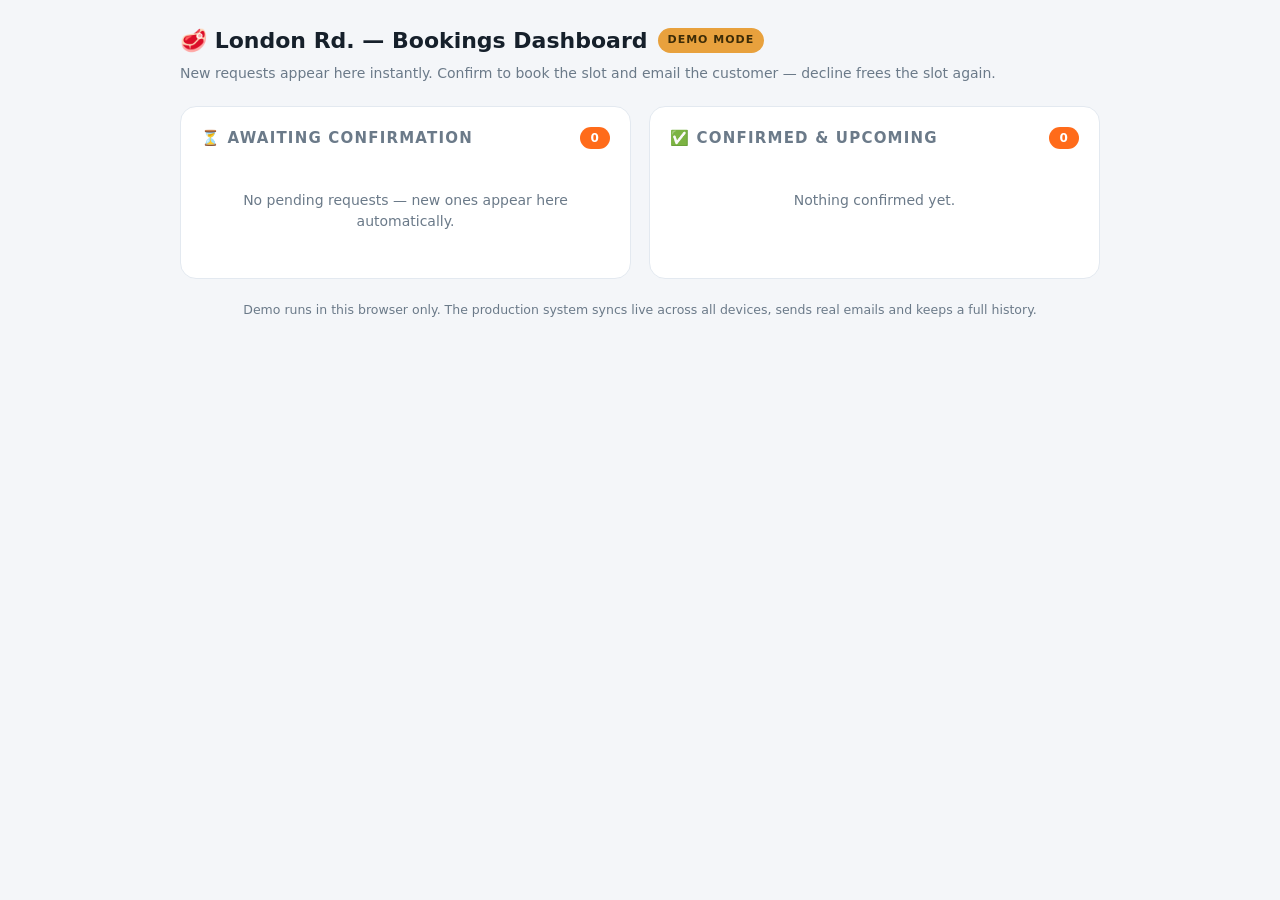
<file: kitchen.html>
<!DOCTYPE html>
<!-- Kitchen/Staff dashboard template for BookingWidget.
     CONFIGURE: window.KITCHEN_CFG below must match the public page's BookingWidget config
     (same storageKey, hours, slotMinutes, capacityPerSlot). -->
<html lang="en-GB">
<head>
<meta charset="UTF-8">
<meta name="viewport" content="width=device-width, initial-scale=1.0">
<title>London Rd. — Bookings Dashboard</title>
<meta name="robots" content="noindex">
<style>
:root{--accent:#ff6b1a;--ink:#16202b;--muted:#6b7a89;--line:#e3e9f0;--bg:#f4f6f9;--green:#17a05c;--amber:#e8a13d;--red:#d64541}
*{margin:0;padding:0;box-sizing:border-box}
body{font-family:system-ui,-apple-system,"Segoe UI",sans-serif;background:var(--bg);color:var(--ink);line-height:1.5;padding:24px}
.wrap{max-width:920px;margin:0 auto}
h1{font-size:22px;display:flex;align-items:center;gap:10px;flex-wrap:wrap}
h1 .demo{font-size:11px;font-weight:800;letter-spacing:1px;background:var(--amber);color:#3d2c07;padding:4px 10px;border-radius:99px;text-transform:uppercase}
.sub{color:var(--muted);font-size:14px;margin:6px 0 22px}
.cols{display:grid;grid-template-columns:1fr 1fr;gap:18px}
.panel{background:#fff;border:1px solid var(--line);border-radius:16px;padding:20px}
.panel h2{font-size:15px;text-transform:uppercase;letter-spacing:1.2px;color:var(--muted);margin-bottom:14px;display:flex;justify-content:space-between;align-items:center}
.count{background:var(--accent);color:#fff;border-radius:99px;font-size:12px;padding:2px 10px}
.bk{border:1.5px solid var(--line);border-radius:12px;padding:14px;margin-bottom:10px}
.bk.pending{border-color:var(--amber);background:#fffaf0}
.bk .top{display:flex;justify-content:space-between;gap:10px;flex-wrap:wrap;align-items:baseline}
.bk b{font-size:15px}
.bk .slot{font-weight:800;color:var(--accent);font-size:14px;white-space:nowrap}
.bk .meta{font-size:12.5px;color:var(--muted);margin-top:3px}
.bk .note{font-size:12.5px;background:var(--bg);border-radius:8px;padding:6px 10px;margin-top:7px;font-style:italic}
.bk .actions{display:flex;gap:8px;margin-top:10px}
.bk button{flex:1;padding:10px;border:none;border-radius:9px;font-weight:800;font-size:13.5px;cursor:pointer}
.confirm{background:var(--green);color:#fff}
.decline{background:#fff;color:var(--red);border:1.5px solid var(--red)!important}
.empty{color:var(--muted);font-size:14px;text-align:center;padding:26px 10px}
.mail{background:#eef5ff;border:1px dashed var(--accent);border-radius:10px;padding:11px 14px;font-size:12.5px;margin-bottom:10px;animation:pop .3s ease}
@keyframes pop{from{opacity:0;transform:translateY(-6px)}to{opacity:1}}
.chip{display:inline-block;font-size:11px;font-weight:800;border-radius:99px;padding:2px 9px;margin-left:6px;vertical-align:middle}
.chip.c{background:#e7f6ee;color:var(--green)}
.footer{margin-top:22px;font-size:12.5px;color:var(--muted);text-align:center}
@media(max-width:800px){.cols{grid-template-columns:1fr}}
</style>
</head>
<body>
<div class="wrap">
  <h1>🥩 London Rd. — Bookings Dashboard <span class="demo">Demo mode</span></h1>
  <p class="sub">New requests appear here instantly. Confirm to book the slot and email the customer — decline frees the slot again.</p>
  <div id="mails"></div>
  <div class="cols">
    <div class="panel">
      <h2>⏳ Awaiting confirmation <span class="count" id="pendCount">0</span></h2>
      <div id="pending"></div>
    </div>
    <div class="panel">
      <h2>✅ Confirmed &amp; upcoming <span class="count" id="confCount">0</span></h2>
      <div id="confirmed"></div>
    </div>
  </div>
  <p class="footer">Demo runs in this browser only. The production system syncs live across all devices, sends real emails and keeps a full history.</p>
</div>
<script>
window.KITCHEN_CFG = window.KITCHEN_CFG || { storageKey: 'londonrd-bookings' };
(function(){
  const KEY = window.KITCHEN_CFG.storageKey;
  const load = () => { try { return JSON.parse(localStorage.getItem(KEY)) || {}; } catch(e){ return {}; } };
  const save = d => localStorage.setItem(KEY, JSON.stringify(d));
  const mails = document.getElementById('mails');

  function all(status){
    const data = load(); const out = [];
    Object.keys(data).forEach(k => {
      if (k === '__seeded') return;
      (data[k].bookings||[]).forEach(b => { if (b.status === status && !b.seeded) out.push(Object.assign({slotKey:k}, b)); });
    });
    return out.sort((a,b)=>a.slotKey.localeCompare(b.slotKey));
  }
  function setStatus(slotKey, id, status){
    const data = load();
    const list = (data[slotKey]||{}).bookings||[];
    const b = list.find(x=>x.id===id);
    if (!b) return;
    if (status === 'declined') data[slotKey].bookings = list.filter(x=>x.id!==id);
    else b.status = status;
    save(data);
    if (status === 'confirmed' && b.email) {
      const m = document.createElement('div');
      m.className = 'mail';
      m.innerHTML = '📧 <b>Confirmation email sent to ' + b.email + ':</b> "Great news ' + (b.name||'').split(' ')[0] + ' — your booking for ' + b.party + ' on ' + slotKey.replace('T',' at ') + ' is confirmed. See you then!"';
      mails.prepend(m);
    }
    render();
  }
  function card(b, pending){
    const div = document.createElement('div');
    div.className = 'bk' + (pending ? ' pending' : '');
    div.innerHTML = '<div class="top"><b>' + b.name + '</b><span class="slot">' + b.slotKey.replace('T',' · ') + '</span></div>' +
      '<div class="meta">Party of ' + b.party + ' · ' + (b.phone||'—') + ' · ' + (b.email||'—') + (pending?'':'<span class="chip c">CONFIRMED</span>') + '</div>' +
      (b.note ? '<div class="note">“' + b.note + '”</div>' : '');
    if (pending) {
      const act = document.createElement('div'); act.className = 'actions';
      const ok = document.createElement('button'); ok.className='confirm'; ok.textContent='✓ Confirm booking';
      ok.onclick = () => setStatus(b.slotKey, b.id, 'confirmed');
      const no = document.createElement('button'); no.className='decline'; no.textContent='Decline';
      no.onclick = () => setStatus(b.slotKey, b.id, 'declined');
      act.append(ok, no); div.append(act);
    }
    return div;
  }
  function render(){
    const p = all('pending'), c = all('confirmed');
    document.getElementById('pendCount').textContent = p.length;
    document.getElementById('confCount').textContent = c.length;
    const pw = document.getElementById('pending'); pw.innerHTML = '';
    if (!p.length) pw.innerHTML = '<div class="empty">No pending requests — new ones appear here automatically.</div>';
    p.forEach(b => pw.appendChild(card(b, true)));
    const cw = document.getElementById('confirmed'); cw.innerHTML = '';
    if (!c.length) cw.innerHTML = '<div class="empty">Nothing confirmed yet.</div>';
    c.forEach(b => cw.appendChild(card(b, false)));
  }
  window.addEventListener('storage', e => { if (e.key === KEY) render(); });
  setInterval(render, 2000);
  render();
})();
</script>
</body>
</html>
</file>
<file: booking.css>
/* BookingWidget styles — themable via CSS variables set on the widget container:
   --bw-accent (buttons/selected), --bw-accent-ink (text on accent),
   --bw-ink, --bw-muted, --bw-line, --bw-card (panel bg), --bw-free, --bw-some, --bw-full */
.bw{--bw-accent:#1a6dff;--bw-accent-ink:#fff;--bw-ink:#16202b;--bw-muted:#6b7a89;--bw-line:#e3e9f0;--bw-card:#fff;--bw-free:#17a05c;--bw-some:#e8a13d;--bw-full:#d64541;
  background:var(--bw-card);border-radius:20px;padding:30px;color:var(--bw-ink)}
.bw *{box-sizing:border-box;font-family:inherit}
.bw-head h3{font-size:24px;margin:0 0 4px}
.bw-head p{font-size:14px;color:var(--bw-muted);margin:0 0 16px}
.bw-legend{display:flex;gap:16px;flex-wrap:wrap;font-size:12.5px;font-weight:600;color:var(--bw-muted);margin-bottom:16px}
.bw-legend span{display:inline-flex;align-items:center;gap:6px}
.bw-dot{width:10px;height:10px;border-radius:50%;display:inline-block}
.bw-dot.bw-free{background:var(--bw-free)}
.bw-dot.bw-some{background:var(--bw-some)}
.bw-dot.bw-full{background:var(--bw-full)}
.bw-days{display:flex;gap:8px;overflow-x:auto;padding-bottom:10px;scrollbar-width:thin}
.bw-day{flex:0 0 64px;border:1.5px solid var(--bw-line);background:transparent;border-radius:12px;padding:9px 4px;text-align:center;cursor:pointer;transition:.15s;color:var(--bw-ink)}
.bw-day b{display:block;font-size:11px;text-transform:uppercase;letter-spacing:1px;color:var(--bw-muted)}
.bw-day span{display:block;font-size:21px;font-weight:800;line-height:1.2}
.bw-day small{display:block;font-size:10.5px;color:var(--bw-muted)}
.bw-day:hover:not(:disabled){border-color:var(--bw-accent)}
.bw-day.bw-sel{background:var(--bw-accent);border-color:var(--bw-accent)}
.bw-day.bw-sel b,.bw-day.bw-sel small,.bw-day.bw-sel span{color:var(--bw-accent-ink)}
.bw-day.bw-closed{opacity:.35;cursor:not-allowed}
.bw-slots h4,.bw-form h4{font-size:15px;margin:18px 0 12px}
.bw-grid{display:grid;grid-template-columns:repeat(auto-fill,minmax(96px,1fr));gap:8px}
.bw-slot{border:1.5px solid var(--bw-line);background:transparent;border-radius:10px;padding:9px 4px;font-weight:800;font-size:14px;cursor:pointer;transition:.15s;position:relative;color:var(--bw-ink)}
.bw-slot small{display:block;font-size:10px;font-weight:600;color:var(--bw-muted)}
.bw-slot.bw-free{border-color:color-mix(in srgb,var(--bw-free) 45%,transparent)}
.bw-slot.bw-some{border-color:color-mix(in srgb,var(--bw-some) 65%,transparent)}
.bw-slot.bw-some small{color:var(--bw-some)}
.bw-slot.bw-full{opacity:.45;cursor:not-allowed;text-decoration:line-through}
.bw-slot.bw-full small{text-decoration:none}
.bw-slot:hover:not(:disabled){border-color:var(--bw-accent)}
.bw-slot.bw-sel{background:var(--bw-accent);border-color:var(--bw-accent);color:var(--bw-accent-ink)}
.bw-slot.bw-sel small{color:var(--bw-accent-ink)}
.bw-form label{display:block;font-size:11.5px;font-weight:800;text-transform:uppercase;letter-spacing:.9px;color:var(--bw-muted);margin:10px 0}
.bw-form input,.bw-form select{width:100%;padding:12px 13px;border-radius:10px;border:1.5px solid var(--bw-line);font-size:15px;margin-top:5px;background:var(--bw-card);color:var(--bw-ink)}
.bw-form input:focus,.bw-form select:focus{outline:none;border-color:var(--bw-accent)}
.bw-row{display:grid;grid-template-columns:1fr 1fr;gap:12px}
.bw-submit{width:100%;margin-top:14px;padding:14px;border:none;border-radius:12px;background:var(--bw-accent);color:var(--bw-accent-ink);font-weight:800;font-size:15px;cursor:pointer}
.bw-submit:hover{filter:brightness(.92)}
.bw-hint{font-size:12.5px;color:var(--bw-muted);margin-top:10px;text-align:center}
.bw-card{border:1.5px solid var(--bw-line);border-radius:14px;padding:22px;margin-top:18px;text-align:center}
.bw-check{font-size:34px;display:block;margin-bottom:8px}
.bw-card h4{margin:0 0 6px}
.bw-card p{font-size:14px;color:var(--bw-muted)}
.bw-mail{text-align:left;background:color-mix(in srgb,var(--bw-accent) 7%,var(--bw-card));border:1px dashed color-mix(in srgb,var(--bw-accent) 40%,transparent);border-radius:10px;padding:12px 14px;font-size:12.5px;margin-top:10px;line-height:1.5}
@media(max-width:560px){.bw{padding:20px 16px}.bw-row{grid-template-columns:1fr}}
</file>
